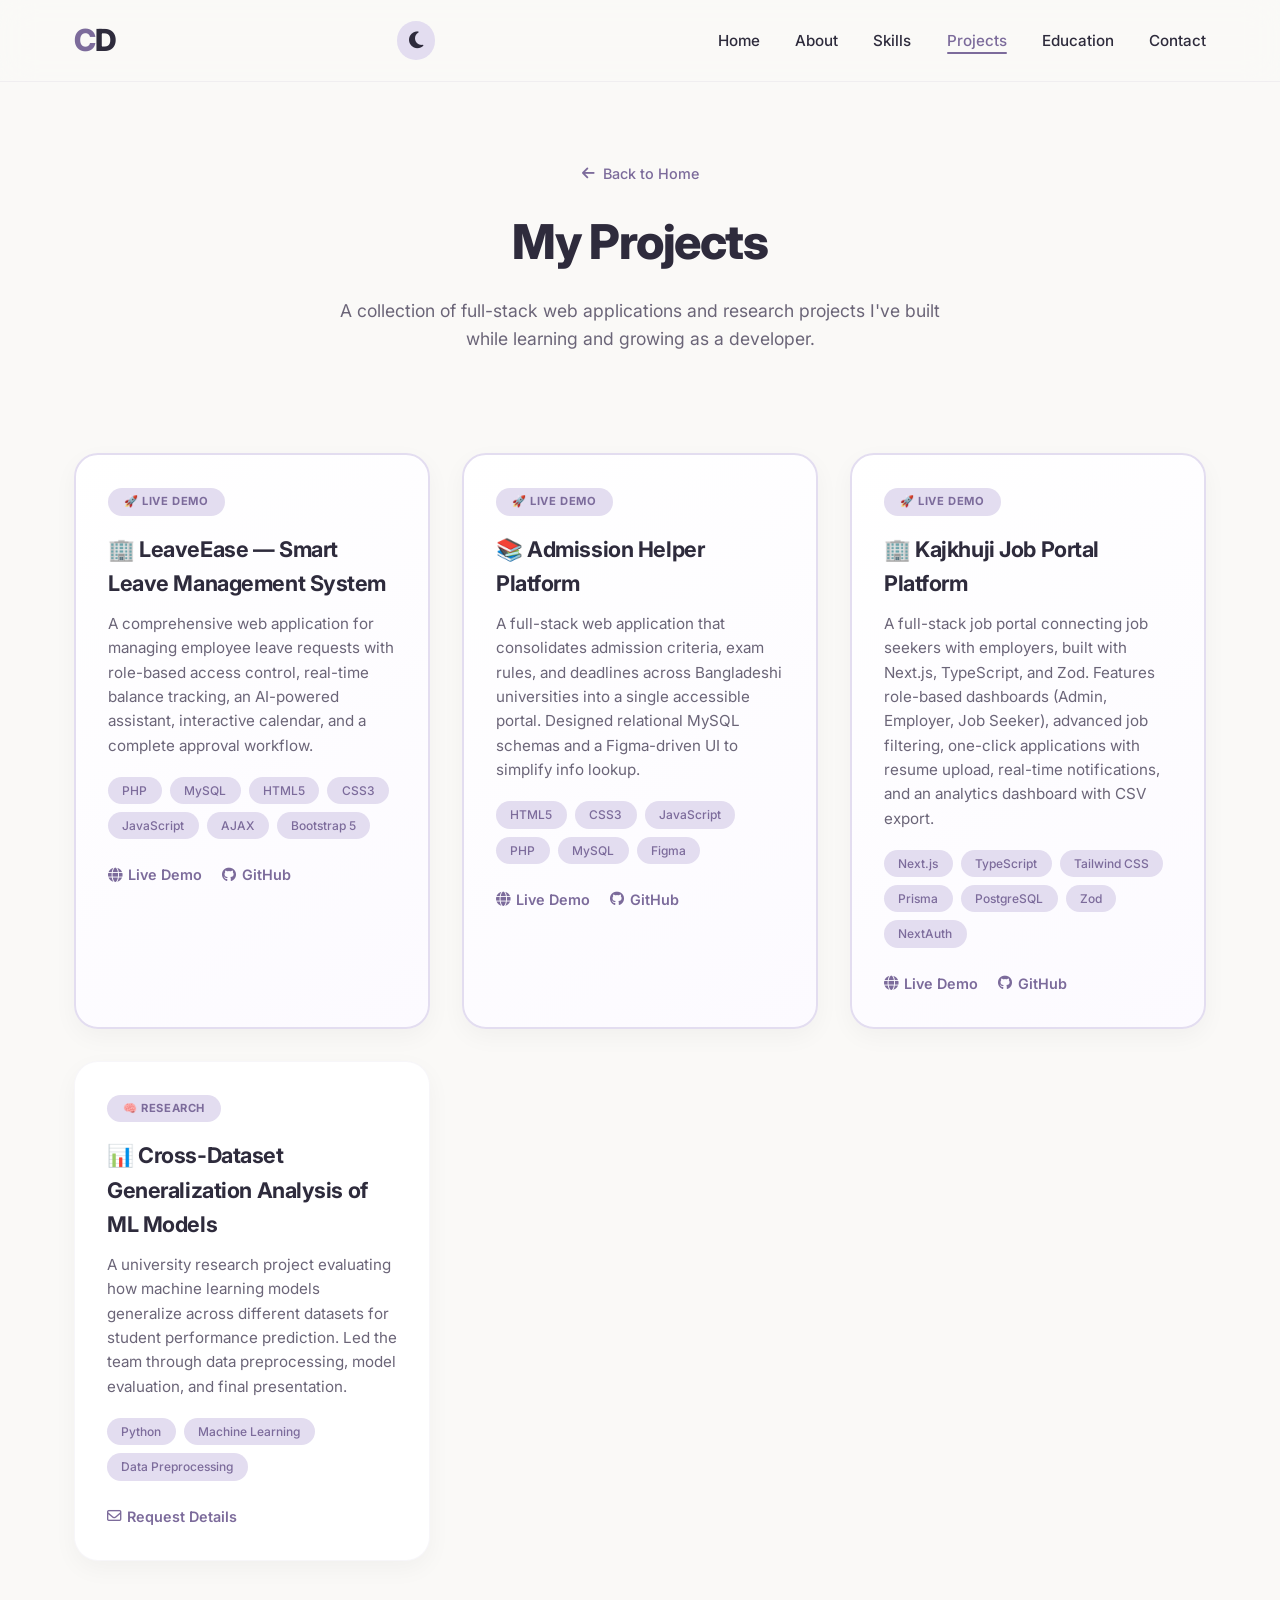
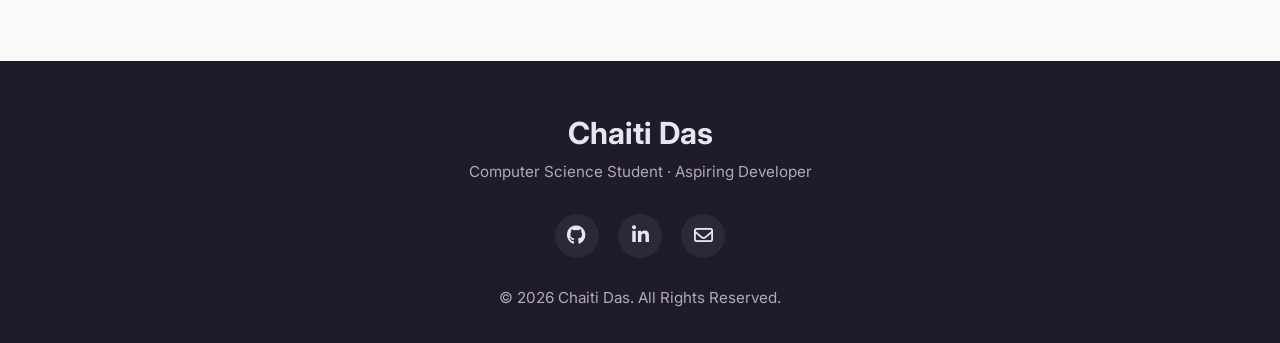
<file: projects.html>
<!DOCTYPE html>
<html lang="en">
<head>
<meta charset="UTF-8">
<meta name="viewport" content="width=device-width, initial-scale=1.0">
<title>Projects | Chaiti Das</title>

<meta name="description" content="Projects by Chaiti Das — LeaveEase, Admission Helper, and ML research. Full-stack web apps built with PHP, MySQL, JavaScript.">

<link rel="preconnect" href="https://fonts.googleapis.com">
<link rel="preconnect" href="https://fonts.gstatic.com" crossorigin>
<link href="https://fonts.googleapis.com/css2?family=Inter:wght@300;400;500;600;700;800&display=swap" rel="stylesheet">
<link rel="stylesheet" href="https://cdnjs.cloudflare.com/ajax/libs/font-awesome/6.7.2/css/all.min.css">

<style>
  * { margin: 0; padding: 0; box-sizing: border-box; }

  :root {
    --bg: #faf9f7;
    --bg-alt: #f3f0ee;
    --surface: #ffffff;
    --text: #2e2b3c;
    --text-soft: #6b6578;
    --primary: #7c6b9b;
    --primary-light: #9d8fb8;
    --primary-soft: #e3ddf0;
    --accent: #f0b7a4;
    --accent-light: #f8d3c5;
    --shadow-sm: 0 8px 24px rgba(0, 0, 0, 0.04);
    --shadow-md: 0 16px 40px rgba(0, 0, 0, 0.05);
    --shadow-lg: 0 30px 60px rgba(0, 0, 0, 0.06);
    --radius: 24px;
    --radius-sm: 14px;
  }

  body.dark-mode {
    --bg: #1f1b2a;
    --bg-alt: #2a2438;
    --surface: #2f293d;
    --text: #f0eef5;
    --text-soft: #c0b8d0;
    --primary: #b9a5d4;
    --primary-light: #cdbde0;
    --primary-soft: #3d3450;
    --accent: #eac0b0;
    --shadow-sm: 0 8px 24px rgba(0, 0, 0, 0.2);
    --shadow-md: 0 16px 40px rgba(0, 0, 0, 0.3);
    --shadow-lg: 0 30px 60px rgba(0, 0, 0, 0.4);
  }

  html { scroll-behavior: smooth; }

  body {
    font-family: 'Inter', -apple-system, BlinkMacSystemFont, sans-serif;
    background: var(--bg);
    color: var(--text);
    line-height: 1.6;
    transition: background 0.4s ease, color 0.3s ease;
    overflow-x: hidden;
  }

  a { text-decoration: none; color: inherit; }
  ul { list-style: none; }
  img { max-width: 100%; display: block; }

  .container {
    max-width: 1180px;
    margin: 0 auto;
    padding: 0 24px;
  }

  /* ===== HEADER ===== */
  .header {
    position: fixed;
    top: 0;
    left: 0;
    width: 100%;
    background: rgba(250, 249, 247, 0.85);
    backdrop-filter: blur(16px);
    -webkit-backdrop-filter: blur(16px);
    z-index: 1000;
    padding: 16px 0;
    border-bottom: 1px solid rgba(124, 107, 155, 0.08);
    transition: background 0.3s ease, box-shadow 0.3s ease;
  }

  body.dark-mode .header {
    background: rgba(31, 27, 42, 0.9);
    border-bottom-color: rgba(185, 165, 212, 0.1);
  }

  .nav-container {
    display: flex;
    justify-content: space-between;
    align-items: center;
  }

  .logo {
    font-size: 1.9rem;
    font-weight: 800;
    color: var(--text);
    letter-spacing: -0.04em;
  }

  .logo span { color: var(--primary); }

  .nav-controls {
    display: flex;
    align-items: center;
    gap: 1.2rem;
  }

  .dark-toggle {
    background: var(--primary-soft);
    border: none;
    font-size: 1.2rem;
    cursor: pointer;
    color: var(--text);
    padding: 10px 12px;
    border-radius: 50px;
    transition: all 0.3s ease;
    line-height: 1;
  }

  .dark-toggle:hover {
    background: var(--primary);
    color: #fff;
    transform: scale(1.05);
  }

  .hamburger {
    display: none;
    flex-direction: column;
    gap: 5px;
    background: none;
    border: none;
    cursor: pointer;
    padding: 8px;
  }

  .hamburger span {
    display: block;
    width: 26px;
    height: 2.5px;
    background: var(--text);
    border-radius: 4px;
    transition: all 0.3s ease;
  }

  .hamburger.active span:nth-child(1) { transform: rotate(45deg) translate(6px, 6px); }
  .hamburger.active span:nth-child(2) { opacity: 0; }
  .hamburger.active span:nth-child(3) { transform: rotate(-45deg) translate(6px, -6px); }

  .nav-links {
    display: flex;
    gap: 2.2rem;
  }

  .nav-links a {
    font-weight: 500;
    font-size: 0.95rem;
    color: var(--text);
    position: relative;
    padding-bottom: 4px;
    transition: color 0.3s ease;
  }

  .nav-links a::after {
    content: '';
    position: absolute;
    bottom: 0;
    left: 0;
    width: 0;
    height: 2px;
    background: var(--primary);
    transition: width 0.3s ease;
    border-radius: 4px;
  }

  .nav-links a:hover { color: var(--primary); }
  .nav-links a:hover::after { width: 100%; }
  .nav-links a.active { color: var(--primary); }
  .nav-links a.active::after { width: 100%; }

  /* ===== PAGE HEADER ===== */
  .page-header {
    padding: 160px 0 60px;
    text-align: center;
    background: var(--bg);
  }

  .page-header .back-link {
    display: inline-flex;
    align-items: center;
    gap: 0.5rem;
    font-size: 0.9rem;
    font-weight: 500;
    color: var(--primary);
    margin-bottom: 1.2rem;
    transition: transform 0.3s ease;
  }

  .page-header .back-link:hover {
    transform: translateX(-4px);
  }

  .page-header h1 {
    font-size: 3rem;
    font-weight: 800;
    letter-spacing: -0.03em;
    color: var(--text);
    margin-bottom: 1rem;
  }

  .page-header p {
    font-size: 1.1rem;
    color: var(--text-soft);
    max-width: 600px;
    margin: 0 auto;
  }

  /* ===== PROJECTS SECTION ===== */
  .projects-page {
    padding: 40px 0 100px;
    background: var(--bg);
  }

  .project-grid {
    display: grid;
    grid-template-columns: repeat(auto-fit, minmax(340px, 1fr));
    gap: 2rem;
  }

  .project-card {
    background: var(--surface);
    border-radius: var(--radius);
    padding: 2rem;
    transition: all 0.35s ease;
    box-shadow: var(--shadow-sm);
    border: 1px solid rgba(124, 107, 155, 0.06);
    display: flex;
    flex-direction: column;
    opacity: 0;
    transform: translateY(24px);
    animation: fadeInUp 0.6s ease forwards;
  }

  .project-card:nth-child(1) { animation-delay: 0.1s; }
  .project-card:nth-child(2) { animation-delay: 0.2s; }
  .project-card:nth-child(3) { animation-delay: 0.3s; }

  @keyframes fadeInUp {
    to { opacity: 1; transform: translateY(0); }
  }

  .project-card:hover {
    transform: translateY(-8px);
    box-shadow: var(--shadow-lg);
  }

  .project-card.featured {
    border: 2px solid var(--primary-soft);
    background: linear-gradient(145deg, var(--surface), #fcfaff);
  }

  body.dark-mode .project-card.featured {
    background: linear-gradient(145deg, var(--surface), #2e2840);
  }

  .project-tag {
    display: inline-block;
    background: var(--primary-soft);
    color: var(--primary);
    font-size: 0.7rem;
    font-weight: 700;
    padding: 0.3rem 1rem;
    border-radius: 60px;
    margin-bottom: 1rem;
    text-transform: uppercase;
    letter-spacing: 0.6px;
    align-self: flex-start;
  }

  .project-content h3 {
    font-size: 1.35rem;
    font-weight: 700;
    margin-bottom: 0.7rem;
    letter-spacing: -0.02em;
  }

  .project-content p {
    color: var(--text-soft);
    font-size: 0.95rem;
    margin-bottom: 1.2rem;
    flex: 1;
  }

  .tech-list {
    display: flex;
    flex-wrap: wrap;
    gap: 0.5rem;
    margin-bottom: 1.5rem;
  }

  .tech-list span {
    background: var(--primary-soft);
    padding: 0.25rem 0.9rem;
    border-radius: 60px;
    font-size: 0.75rem;
    font-weight: 500;
    color: var(--primary);
  }

  .project-links {
    display: flex;
    gap: 1.2rem;
    flex-wrap: wrap;
  }

  .project-links a {
    display: flex;
    align-items: center;
    gap: 0.4rem;
    font-weight: 600;
    font-size: 0.9rem;
    color: var(--primary);
    transition: all 0.3s ease;
  }

  .project-links a:hover {
    color: var(--accent);
    transform: translateX(4px);
  }

  /* ===== FOOTER ===== */
  .footer {
    background: #1f1b2a;
    color: #e8e4f0;
    padding: 3rem 0 2rem;
    text-align: center;
  }

  .footer h2 {
    font-size: 1.9rem;
    font-weight: 700;
    margin-bottom: 0.2rem;
  }

  .footer p {
    color: #b0a8c0;
    font-size: 0.95rem;
  }

  .footer-icons {
    display: flex;
    justify-content: center;
    gap: 1.2rem;
    margin: 1.8rem 0;
  }

  .footer-icons a {
    width: 44px;
    height: 44px;
    border-radius: 50%;
    background: rgba(255, 255, 255, 0.06);
    display: flex;
    align-items: center;
    justify-content: center;
    font-size: 1.2rem;
    transition: all 0.3s ease;
    color: #e8e4f0;
  }

  .footer-icons a:hover {
    background: var(--primary);
    transform: translateY(-5px);
  }

  .copyright {
    font-size: 0.85rem;
    color: #7a7290;
    margin-top: 1.5rem;
  }

  /* ===== RESPONSIVE ===== */
  @media (max-width: 992px) {
    .page-header h1 { font-size: 2.4rem; }
  }

  @media (max-width: 768px) {
    .hamburger { display: flex; }

    #navMenu {
      position: fixed;
      top: 0;
      right: -100%;
      width: 72%;
      max-width: 300px;
      height: 100vh;
      background: var(--surface);
      padding: 90px 2rem 2rem;
      transition: right 0.35s cubic-bezier(0.2, 0.9, 0.3, 1);
      box-shadow: -10px 0 40px rgba(0, 0, 0, 0.08);
      z-index: 999;
      border-left: 1px solid rgba(124, 107, 155, 0.1);
    }

    #navMenu.active { right: 0; }

    .nav-links {
      flex-direction: column;
      gap: 1.6rem;
    }

    .nav-links a { font-size: 1.1rem; }

    .project-grid { grid-template-columns: 1fr; }

    .page-header h1 { font-size: 2rem; }
    .page-header p { font-size: 1rem; }
  }

  @media (max-width: 480px) {
    .page-header h1 { font-size: 1.7rem; }
    .project-card { padding: 1.5rem; }
    .container { padding: 0 20px; }
  }
</style>
</head>
<body>

  <!-- NAVBAR -->
  <header class="header">
    <div class="container nav-container">
      <a href="index.html" class="logo"><span>C</span>D</a>
      <div class="nav-controls">
        <button id="darkModeToggle" class="dark-toggle" aria-label="Toggle dark mode">
          <i class="fa-solid fa-moon"></i>
        </button>
        <button id="hamburger" class="hamburger" aria-label="Menu">
          <span></span><span></span><span></span>
        </button>
      </div>
      <nav id="navMenu">
        <ul class="nav-links">
          <li><a href="index.html">Home</a></li>
          <li><a href="index.html#about">About</a></li>
          <li><a href="index.html#skills">Skills</a></li>
          <li><a href="projects.html" class="active">Projects</a></li>
          <li><a href="index.html#education">Education</a></li>
          <li><a href="index.html#contact">Contact</a></li>
        </ul>
      </nav>
    </div>
  </header>

  <!-- PAGE HEADER -->
  <section class="page-header">
    <div class="container">
      <a href="index.html" class="back-link">
        <i class="fa-solid fa-arrow-left"></i> Back to Home
      </a>
      <h1>My Projects</h1>
      <p>A collection of full-stack web applications and research projects I've built while learning and growing as a developer.</p>
    </div>
  </section>

  <!-- PROJECTS -->
  <section class="projects-page">
    <div class="container">
      <div class="project-grid">

        <!-- LeaveEase -->
        <div class="project-card featured">
          <div class="project-content">
            <span class="project-tag">🚀 Live Demo</span>
            <h3>🏢 LeaveEase — Smart Leave Management System</h3>
            <p>
              A comprehensive web application for managing employee leave requests with role-based
              access control, real-time balance tracking, an AI-powered assistant, interactive
              calendar, and a complete approval workflow.
            </p>
            <div class="tech-list">
              <span>PHP</span><span>MySQL</span><span>HTML5</span><span>CSS3</span>
              <span>JavaScript</span><span>AJAX</span><span>Bootstrap 5</span>
            </div>
            <div class="project-links">
              <a href="https://leavemanage.free.nf/" target="_blank">
                <i class="fa-solid fa-globe"></i> Live Demo
              </a>
              <a href="https://github.com/dchaity/LeaveEase" target="_blank">
                <i class="fab fa-github"></i> GitHub
              </a>
            </div>
          </div>
        </div>

        <!-- Admission Helper -->
        <div class="project-card featured">
          <div class="project-content">
            <span class="project-tag">🚀 Live Demo</span>
            <h3>📚 Admission Helper Platform</h3>
            <p>
              A full-stack web application that consolidates admission criteria, exam rules, and
              deadlines across Bangladeshi universities into a single accessible portal. Designed
              relational MySQL schemas and a Figma-driven UI to simplify info lookup.
            </p>
            <div class="tech-list">
              <span>HTML5</span><span>CSS3</span><span>JavaScript</span>
              <span>PHP</span><span>MySQL</span><span>Figma</span>
            </div>
            <div class="project-links">
              <a href="https://admissionhelper.free.nf/" target="_blank">
                <i class="fa-solid fa-globe"></i> Live Demo
              </a>
              <a href="https://github.com/dchaity/admission-helper" target="_blank">
                <i class="fab fa-github"></i> GitHub
              </a>
            </div>
          </div>
        </div>

        <!-- Kajkhuji -->
<div class="project-card featured">
  <div class="project-content">
    <span class="project-tag">🚀 Live Demo</span>
    <h3>🏢 Kajkhuji Job Portal Platform</h3>
    <p>
      A full-stack job portal connecting job seekers with employers, built with Next.js,
      TypeScript, and Zod. Features role-based dashboards (Admin, Employer, Job Seeker),
      advanced job filtering, one-click applications with resume upload, real-time
      notifications, and an analytics dashboard with CSV export.
    </p>
    <div class="tech-list">
      <span>Next.js</span><span>TypeScript</span><span>Tailwind CSS</span>
      <span>Prisma</span><span>PostgreSQL</span><span>Zod</span>
      <span>NextAuth</span>
    </div>
    <div class="project-links">
      <a href="https://kajkhuji-mg4j-deku2qwi9-chaity-das-projects.vercel.app/" target="_blank">
        <i class="fa-solid fa-globe"></i> Live Demo
      </a>
      <a href="https://github.com/dchaity/kajkhuji" target="_blank">
        <i class="fab fa-github"></i> GitHub
      </a>
    </div>
  </div>
</div>

        <!-- ML Research -->
        <div class="project-card">
          <div class="project-content">
            <span class="project-tag">🧠 Research</span>
            <h3>📊 Cross-Dataset Generalization Analysis of ML Models</h3>
            <p>
              A university research project evaluating how machine learning models generalize
              across different datasets for student performance prediction. Led the team through
              data preprocessing, model evaluation, and final presentation.
            </p>
            <div class="tech-list">
              <span>Python</span><span>Machine Learning</span><span>Data Preprocessing</span>
            </div>
            <div class="project-links">
              <a href="mailto:dchaity240@gmail.com">
                <i class="fa-regular fa-envelope"></i> Request Details
              </a>
            </div>
          </div>
        </div>

      </div>
    </div>
  </section>

  <!-- FOOTER -->
  <footer class="footer">
    <div class="container">
      <h2>Chaiti Das</h2>
      <p>Computer Science Student · Aspiring Developer</p>
      <div class="footer-icons">
        <a href="https://github.com/dchaity" target="_blank" aria-label="GitHub"><i class="fab fa-github"></i></a>
        <a href="https://www.linkedin.com/in/chaity-das-682bb32a3" target="_blank" aria-label="LinkedIn"><i class="fab fa-linkedin-in"></i></a>
        <a href="mailto:dchaity240@gmail.com" aria-label="Email"><i class="fa-regular fa-envelope"></i></a>
      </div>
      <p class="copyright">© 2026 Chaiti Das. All Rights Reserved.</p>
    </div>
  </footer>

  <script>
    // ===== DARK MODE =====
    const darkToggle = document.getElementById('darkModeToggle');
    const darkIcon = darkToggle.querySelector('i');

    if (localStorage.getItem('darkMode') === 'enabled') {
      document.body.classList.add('dark-mode');
      darkIcon.className = 'fa-solid fa-sun';
    }

    darkToggle.addEventListener('click', () => {
      document.body.classList.toggle('dark-mode');
      if (document.body.classList.contains('dark-mode')) {
        darkIcon.className = 'fa-solid fa-sun';
        localStorage.setItem('darkMode', 'enabled');
      } else {
        darkIcon.className = 'fa-solid fa-moon';
        localStorage.setItem('darkMode', 'disabled');
      }
    });

    // ===== HAMBURGER =====
    const hamburger = document.getElementById('hamburger');
    const navMenu = document.getElementById('navMenu');

    hamburger.addEventListener('click', () => {
      hamburger.classList.toggle('active');
      navMenu.classList.toggle('active');
    });

    document.querySelectorAll('.nav-links a').forEach(link => {
      link.addEventListener('click', () => {
        hamburger.classList.remove('active');
        navMenu.classList.remove('active');
      });
    });

    document.addEventListener('click', (e) => {
      if (!navMenu.contains(e.target) && !hamburger.contains(e.target)) {
        hamburger.classList.remove('active');
        navMenu.classList.remove('active');
      }
    });
  </script>
</body>
</html>
</file>
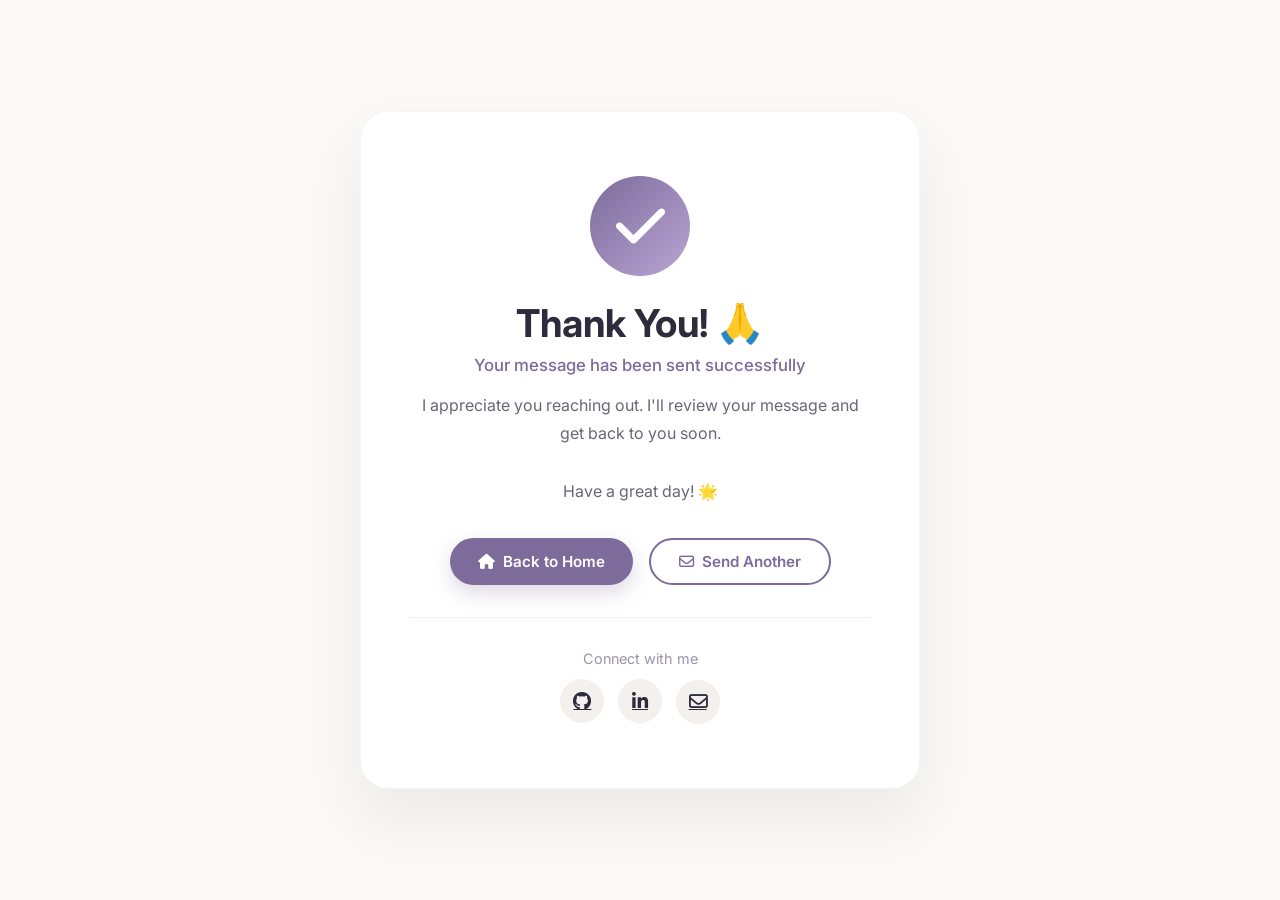
<file: thank-you.html>
<!DOCTYPE html>
<html lang="en">
<head>
  <meta charset="UTF-8">
  <meta name="viewport" content="width=device-width, initial-scale=1.0">
  <title>Thank You | Chaiti Das</title>
  <link rel="preconnect" href="https://fonts.googleapis.com">
  <link rel="preconnect" href="https://fonts.gstatic.com" crossorigin>
  <link href="https://fonts.googleapis.com/css2?family=Inter:wght@300;400;500;600;700;800&display=swap" rel="stylesheet">
  <link rel="stylesheet" href="https://cdnjs.cloudflare.com/ajax/libs/font-awesome/6.7.2/css/all.min.css">
  <style>
    * { margin: 0; padding: 0; box-sizing: border-box; }
    body {
      font-family: 'Inter', sans-serif;
      min-height: 100vh;
      display: flex;
      justify-content: center;
      align-items: center;
      background: #faf9f7;
      padding: 20px;
    }
    .thankyou-container {
      background: #ffffff;
      padding: 4rem 3rem;
      border-radius: 28px;
      text-align: center;
      max-width: 560px;
      width: 100%;
      box-shadow: 0 30px 60px rgba(0,0,0,0.06);
      animation: fadeInUp 0.6s ease;
      border: 1px solid rgba(124,107,155,0.08);
    }
    @keyframes fadeInUp {
      from { opacity: 0; transform: translateY(30px); }
      to { opacity: 1; transform: translateY(0); }
    }
    .success-icon {
      width: 100px; height: 100px;
      background: linear-gradient(135deg, #7c6b9b, #b9a5d4);
      border-radius: 50%;
      display: flex; align-items: center; justify-content: center;
      margin: 0 auto 1.5rem;
      animation: popIn 0.5s ease 0.3s both;
    }
    @keyframes popIn {
      0% { transform: scale(0); }
      50% { transform: scale(1.2); }
      100% { transform: scale(1); }
    }
    .success-icon i { font-size: 3.5rem; color: #fff; }
    .thankyou-container h1 { font-size: 2.4rem; font-weight: 700; color: #2e2b3c; margin-bottom: 0.5rem; }
    .subtitle { font-size: 1.05rem; color: #7c6b9b; font-weight: 500; margin-bottom: 1rem; }
    .message { font-size: 1rem; color: #6b6578; line-height: 1.8; margin-bottom: 2rem; }
    .btn-group { display: flex; gap: 1rem; justify-content: center; flex-wrap: wrap; }
    .btn {
      display: inline-flex; align-items: center; gap: 0.5rem;
      padding: 12px 28px; border-radius: 60px;
      font-weight: 600; font-size: 0.95rem; text-decoration: none;
      transition: all 0.3s ease; cursor: pointer; border: none;
    }
    .btn-primary {
      background: #7c6b9b; color: #fff;
      box-shadow: 0 8px 20px rgba(124,107,155,0.25);
    }
    .btn-primary:hover { transform: translateY(-3px); background: #6a5a87; }
    .btn-secondary {
      background: transparent; color: #7c6b9b;
      border: 2px solid #7c6b9b;
    }
    .btn-secondary:hover { background: #7c6b9b; color: #fff; transform: translateY(-3px); }
    .social-share { margin-top: 2rem; padding-top: 2rem; border-top: 1px solid #f0eeea; }
    .social-share p { font-size: 0.9rem; color: #9b94a8; margin-bottom: 0.8rem; }
    .social-share a {
      display: inline-flex; width: 44px; height: 44px;
      border-radius: 50%; background: #f3f0ee;
      align-items: center; justify-content: center;
      color: #2e2b3c; font-size: 1.15rem;
      transition: all 0.3s ease; margin: 0 0.3rem;
    }
    .social-share a:hover { background: #7c6b9b; color: #fff; transform: translateY(-5px); }
    @media (max-width: 480px) {
      .thankyou-container { padding: 2.5rem 1.5rem; }
      .thankyou-container h1 { font-size: 1.9rem; }
      .success-icon { width: 80px; height: 80px; }
      .success-icon i { font-size: 2.6rem; }
      .btn-group { flex-direction: column; }
      .btn { width: 100%; justify-content: center; }
    }
  </style>
</head>
<body>
  <div class="thankyou-container">
    <div class="success-icon"><i class="fa-solid fa-check"></i></div>
    <h1>Thank You! 🙏</h1>
    <p class="subtitle">Your message has been sent successfully</p>
    <p class="message">
      I appreciate you reaching out. I'll review your message and get back to you soon.<br><br>Have a great day! 🌟
    </p>
    <div class="btn-group">
      <a href="index.html" class="btn btn-primary"><i class="fa-solid fa-house"></i> Back to Home</a>
      <a href="index.html#contact" class="btn btn-secondary"><i class="fa-regular fa-envelope"></i> Send Another</a>
    </div>
    <div class="social-share">
      <p>Connect with me</p>
      <div>
        <a href="https://github.com/dchaity" target="_blank"><i class="fab fa-github"></i></a>
        <a href="https://www.linkedin.com/in/chaity-das-682bb32a3" target="_blank"><i class="fab fa-linkedin-in"></i></a>
        <a href="mailto:dchaity240@gmail.com"><i class="fa-regular fa-envelope"></i></a>
      </div>
    </div>
  </div>
</body>
</html>
</file>
